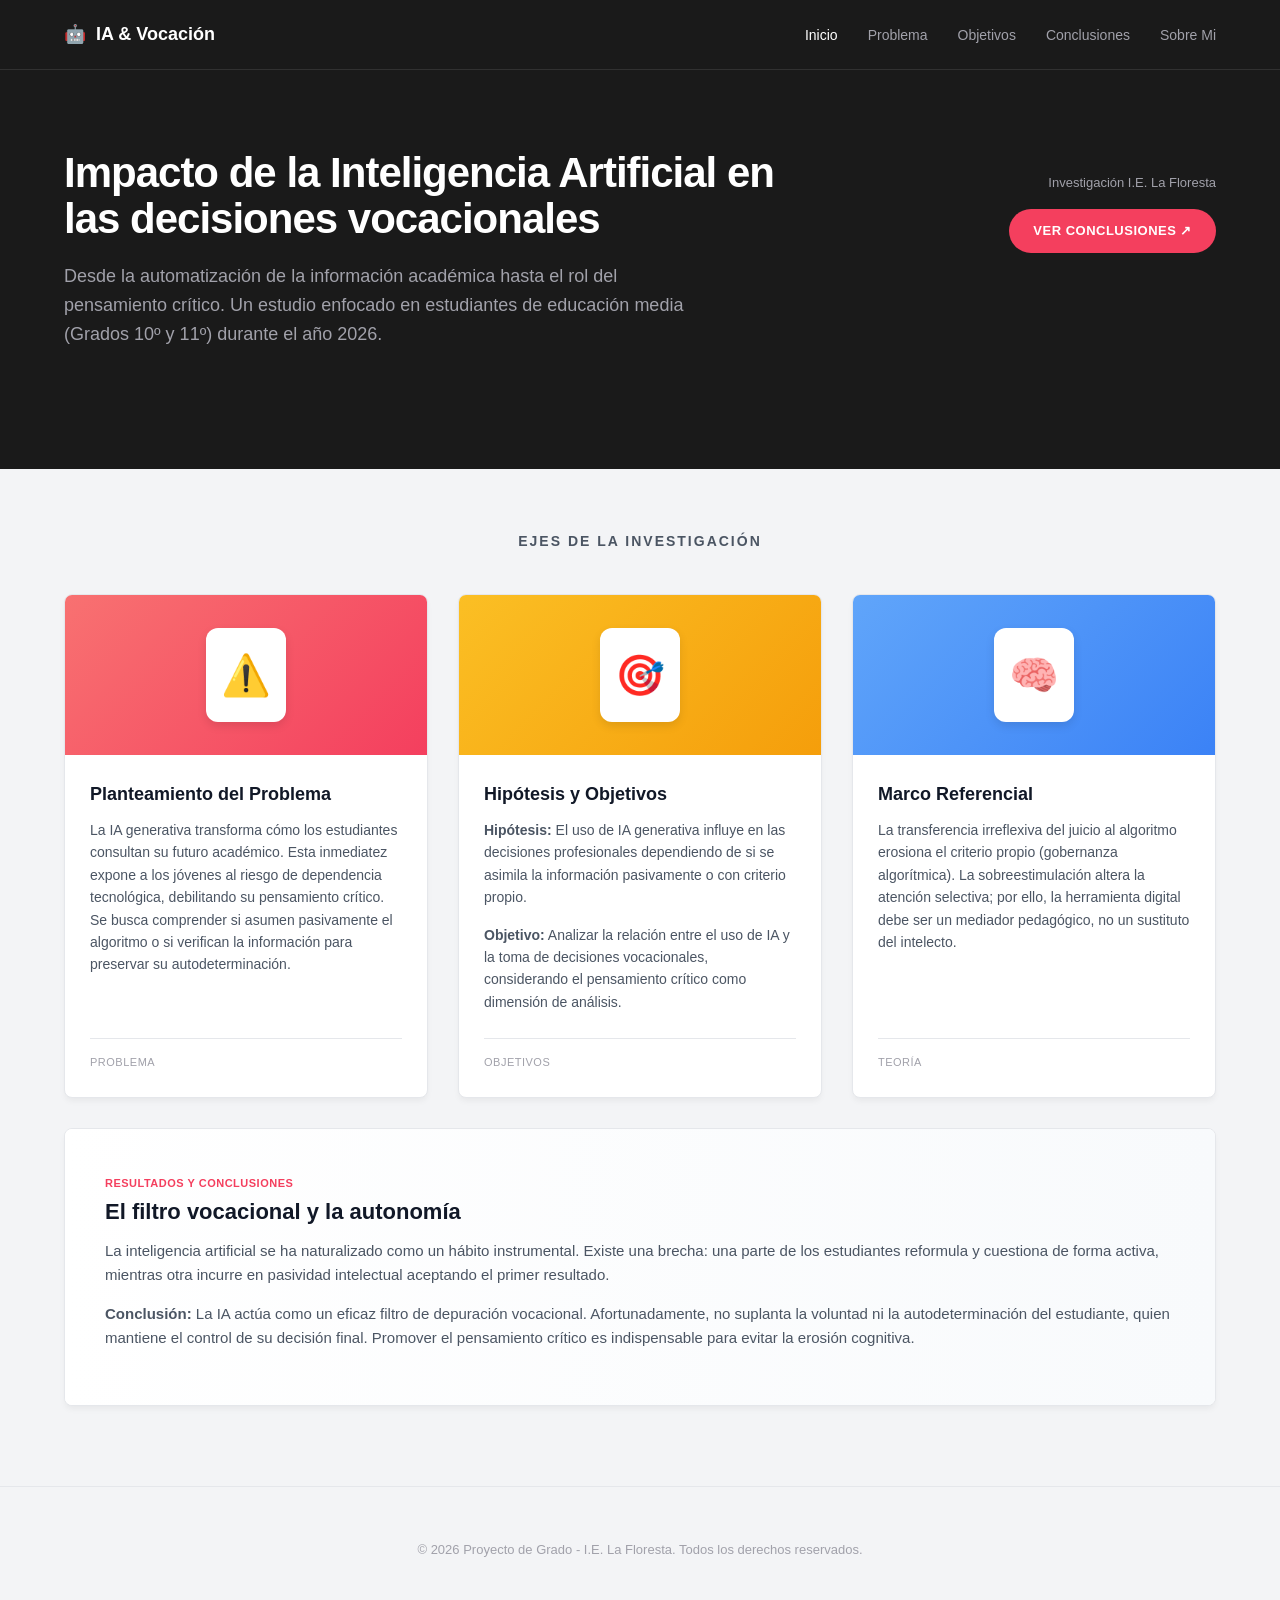
<file: index.html>
<!DOCTYPE html>
<html lang="es">
<head>
    <meta charset="UTF-8">
    <meta name="viewport" content="width=device-width, initial-scale=1.0">
    <title>IA y Proyección Vocacional</title>
    <!-- ENLACE AL ARCHIVO CSS EXTERNO -->
   <link href="css/tesis.css" rel="stylesheet" type="text/css" />
</head>
<body>

    <!-- BARRA DE NAVEGACIÓN SUPERIOR -->
    <nav class="navbar">
        <div class="logo">
            <span class="icon">🤖</span> IA & Vocación
        </div>
        <ul class="nav-links">
            <li><a href="#inicio" class="active">Inicio</a></li>
            <li><a href="#problema">Problema</a></li>
            <li><a href="#objetivos">Objetivos</a></li>
            <li><a href="#conclusiones">Conclusiones</a></li>
            <li><a href="curriculum.html" class="nav-btn">Sobre Mi</a></li>
        </ul>
    </nav>

    <!-- ENCABEZADO PRINCIPAL (HERO SECTION - MODO OSCURO) -->
    <header id="inicio" class="hero-section">
        <div class="hero-content">
            <div class="hero-text">
                <h1>Impacto de la Inteligencia Artificial en las decisiones vocacionales</h1>
                <p>Desde la automatización de la información académica hasta el rol del pensamiento crítico. Un estudio enfocado en estudiantes de educación media (Grados 10º y 11º) durante el año 2026.</p>
            </div>
            <div class="hero-action">
                <p class="action-text">Investigación I.E. La Floresta</p>
                <a href="#conclusiones" class="btn-primary">VER CONCLUSIONES ↗</a>
            </div>
        </div>
    </header>

    <!-- SECCIÓN DE CONTENIDO (TARJETAS BLANCAS) -->
    <main class="main-container">
        
        <div class="section-title">
            <h2>Ejes de la Investigación</h2>
        </div>

        <div class="cards-grid">
            
            <!-- TARJETA 1 -->
            <article id="problema" class="content-card">
                <div class="card-image bg-gradient-1">
                    <span class="card-icon">⚠️</span>
                </div>
                <div class="card-body">
                    <h3>Planteamiento del Problema</h3>
                    <p>La IA generativa transforma cómo los estudiantes consultan su futuro académico. Esta inmediatez expone a los jóvenes al riesgo de dependencia tecnológica, debilitando su pensamiento crítico. Se busca comprender si asumen pasivamente el algoritmo o si verifican la información para preservar su autodeterminación.</p>
                    <span class="card-tag">Problema</span>
                </div>
            </article>

            <!-- TARJETA 2 -->
            <article id="objetivos" class="content-card">
                <div class="card-image bg-gradient-2">
                    <span class="card-icon">🎯</span>
                </div>
                <div class="card-body">
                    <h3>Hipótesis y Objetivos</h3>
                    <p><strong>Hipótesis:</strong> El uso de IA generativa influye en las decisiones profesionales dependiendo de si se asimila la información pasivamente o con criterio propio.</p>
                    <p><strong>Objetivo:</strong> Analizar la relación entre el uso de IA y la toma de decisiones vocacionales, considerando el pensamiento crítico como dimensión de análisis.</p>
                    <span class="card-tag">Objetivos</span>
                </div>
            </article>

            <!-- TARJETA 3 -->
            <article class="content-card">
                <div class="card-image bg-gradient-3">
                    <span class="card-icon">🧠</span>
                </div>
                <div class="card-body">
                    <h3>Marco Referencial</h3>
                    <p>La transferencia irreflexiva del juicio al algoritmo erosiona el criterio propio (gobernanza algorítmica). La sobreestimulación altera la atención selectiva; por ello, la herramienta digital debe ser un mediador pedagógico, no un sustituto del intelecto.</p>
                    <span class="card-tag">Teoría</span>
                </div>
            </article>

            <!-- TARJETA 4 (ANCHO COMPLETO) -->
            <article id="conclusiones" class="content-card full-width">
                <div class="card-body conclusions-body">
                    <div>
                        <span class="card-tag highlight-tag">Resultados y Conclusiones</span>
                        <h3>El filtro vocacional y la autonomía</h3>
                        <p>La inteligencia artificial se ha naturalizado como un hábito instrumental. Existe una brecha: una parte de los estudiantes reformula y cuestiona de forma activa, mientras otra incurre en pasividad intelectual aceptando el primer resultado.</p>
                        <p><strong>Conclusión:</strong> La IA actúa como un eficaz filtro de depuración vocacional. Afortunadamente, no suplanta la voluntad ni la autodeterminación del estudiante, quien mantiene el control de su decisión final. Promover el pensamiento crítico es indispensable para evitar la erosión cognitiva.</p>
                    </div>
                </div>
            </article>

        </div>
    </main>

    <footer>
        <p>© 2026 Proyecto de Grado - I.E. La Floresta. Todos los derechos reservados.</p>
    </footer>

</body>
</html>
</file>
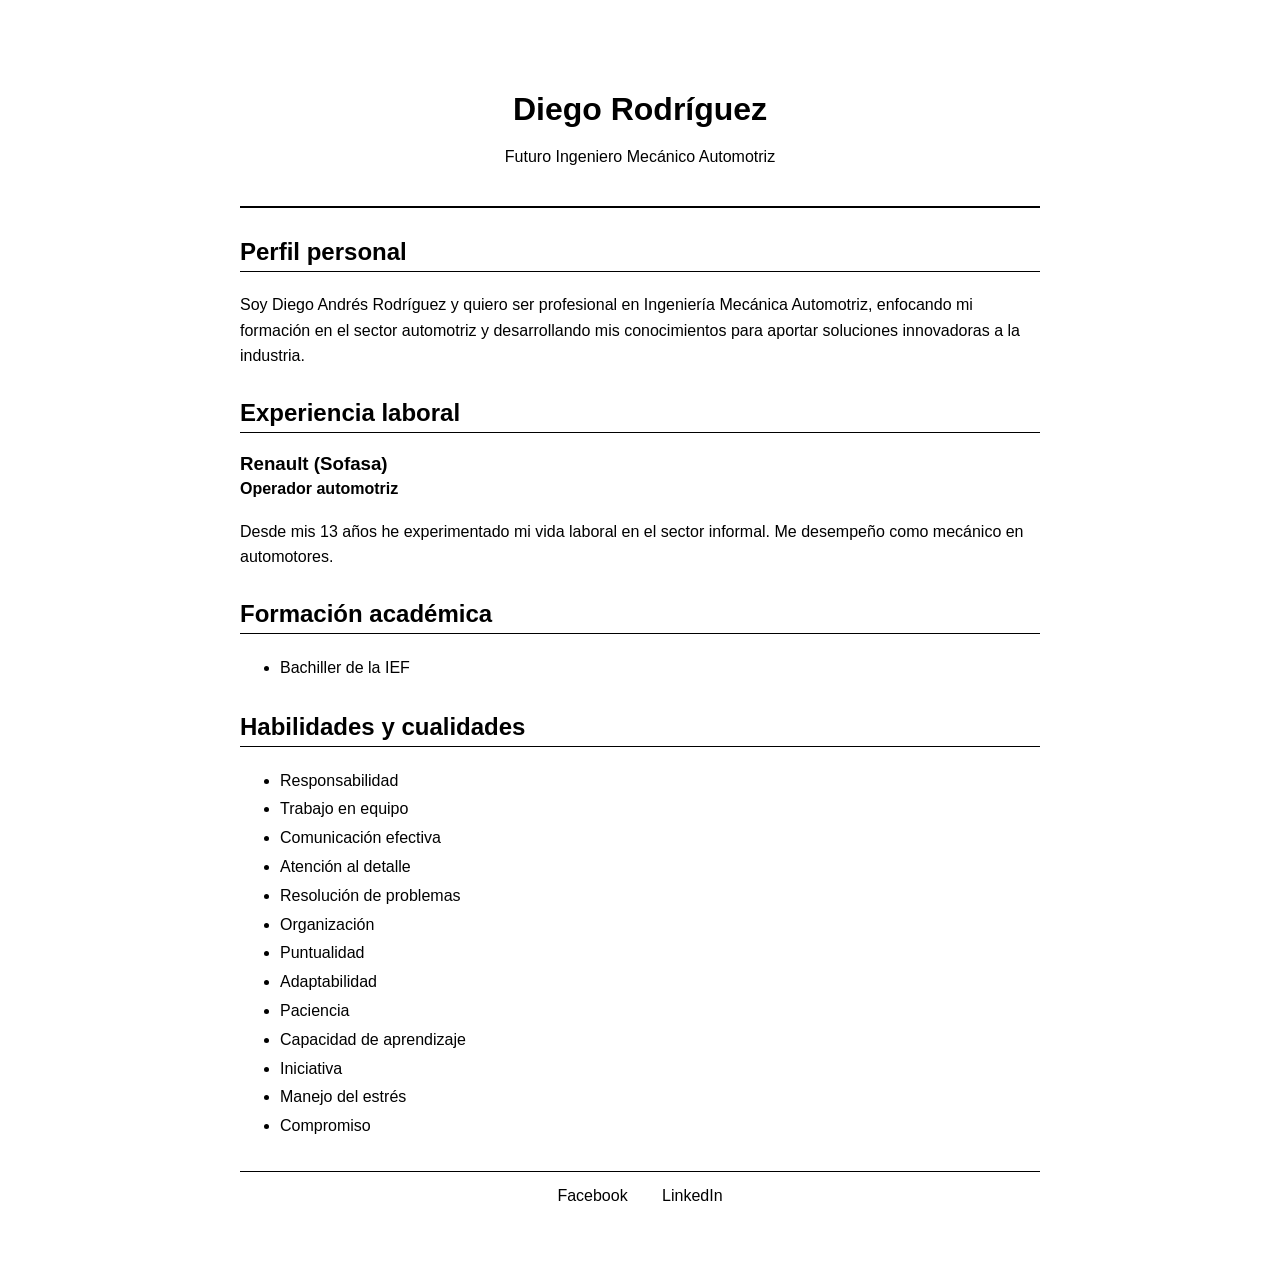
<file: curriculum.html>
<!DOCTYPE html>
<html lang="es">
<head>
    <meta charset="UTF-8">
    <meta name="viewport" content="width=device-width, initial-scale=1.0">
    <title>Mi Curriculum - Diego Rodríguez</title>
    <link href="css/currículum.css" rel="stylesheet">
</head>

<body>

<div class="contenedor">

    <header>
        <h1>Diego Rodríguez</h1>
        <p>Futuro Ingeniero Mecánico Automotriz</p>
    </header>

    <section>
        <h2>Perfil personal</h2>
        <p>
            Soy Diego Andrés Rodríguez y quiero ser profesional en
            Ingeniería Mecánica Automotriz, enfocando mi formación
            en el sector automotriz y desarrollando mis conocimientos
            para aportar soluciones innovadoras a la industria.
        </p>
    </section>

    <section>
        <h2>Experiencia laboral</h2>
        <h3>Renault (Sofasa)</h3>
        <h4>Operador automotriz</h4>
        <p>
            Desde mis 13 años he experimentado mi vida laboral
            en el sector informal. Me desempeño como mecánico
            en automotores.
        </p>
    </section>

    <section>
        <h2>Formación académica</h2>
        <ul>
            <li>Bachiller de la IEF</li>
        </ul>
    </section>

    <section>
        <h2>Habilidades y cualidades</h2>
        <ul>
            <li>Responsabilidad</li>
            <li>Trabajo en equipo</li>
            <li>Comunicación efectiva</li>
            <li>Atención al detalle</li>
            <li>Resolución de problemas</li>
            <li>Organización</li>
            <li>Puntualidad</li>
            <li>Adaptabilidad</li>
            <li>Paciencia</li>
            <li>Capacidad de aprendizaje</li>
            <li>Iniciativa</li>
            <li>Manejo del estrés</li>
            <li>Compromiso</li>
        </ul>
    </section>

    <footer>
        <a href="#">Facebook</a>
        <a href="#">LinkedIn</a>
    </footer>

</div>

</body>
</html>
</file>
<file: css/tesis.css>
/* ==========================================================================
   TEMA: Dark Hero & Clean Cards (Inspirado en la imagen de referencia)
   ========================================================================== */
:root {
    --bg-dark: #1a1a1a;          /* Fondo oscuro del encabezado */
    --bg-light: #f3f4f6;         /* Fondo gris muy claro para el resto */
    --text-white: #ffffff;
    --text-gray-light: #a1a1aa;  /* Texto secundario oscuro */
    --text-dark: #111827;        /* Texto principal claro */
    --text-gray-dark: #4b5563;   /* Texto secundario claro */
    --accent-color: #f43f5e;     /* Color rosa/rojo del botón */
    --card-bg: #ffffff;
    --border-color: #e5e7eb;
}

body {
    margin: 0;
    padding: 0;
    font-family: 'Inter', sans-serif;
    background-color: var(--bg-light);
    color: var(--text-dark);
    line-height: 1.6;
    -webkit-font-smoothing: antialiased;
}

/* ==========================================================================
   NAVEGACIÓN SUPERIOR
   ========================================================================== */
.navbar {
    background-color: var(--bg-dark);
    color: var(--text-white);
    display: flex;
    justify-content: space-between;
    align-items: center;
    padding: 20px 5%;
    border-bottom: 1px solid rgba(255, 255, 255, 0.1);
}

.logo {
    font-size: 18px;
    font-weight: 700;
    display: flex;
    align-items: center;
    gap: 10px;
}

.nav-links {
    list-style: none;
    display: flex;
    gap: 30px;
    margin: 0;
    padding: 0;
}

.nav-links a {
    color: var(--text-gray-light);
    text-decoration: none;
    font-size: 14px;
    font-weight: 500;
    transition: color 0.2s ease;
}

.nav-links a:hover, .nav-links a.active {
    color: var(--text-white);
}

/* ==========================================================================
   HERO SECTION (Fondo Oscuro)
   ========================================================================== */
.hero-section {
    background-color: var(--bg-dark);
    color: var(--text-white);
    padding: 80px 5% 120px 5%;
}

.hero-content {
    max-width: 1200px;
    margin: 0 auto;
    display: flex;
    justify-content: space-between;
    align-items: flex-start;
    gap: 50px;
}

.hero-text {
    flex: 2;
}

.hero-text h1 {
    font-size: 42px;
    line-height: 1.1;
    margin: 0 0 20px 0;
    font-weight: 700;
    letter-spacing: -1px;
}

.hero-text p {
    font-size: 18px;
    color: var(--text-gray-light);
    margin: 0;
    max-width: 650px;
}

.hero-action {
    flex: 1;
    display: flex;
    flex-direction: column;
    align-items: flex-end;
    text-align: right;
    margin-top: 10px;
}

.action-text {
    color: var(--text-gray-light);
    font-size: 13px;
    margin-bottom: 15px;
}

/* Botón estilo pastilla rojo/rosa como en la imagen */
.btn-primary {
    background-color: var(--accent-color);
    color: var(--text-white);
    text-decoration: none;
    padding: 12px 24px;
    border-radius: 50px;
    font-size: 13px;
    font-weight: 700;
    text-transform: uppercase;
    letter-spacing: 0.5px;
    transition: transform 0.2s ease, opacity 0.2s ease;
}

.btn-primary:hover {
    transform: translateY(-2px);
    opacity: 0.9;
}

/* ==========================================================================
   CONTENEDOR PRINCIPAL Y TARJETAS
   ========================================================================== */
.main-container {
    max-width: 1200px;
    margin: 0 auto;
    padding: 0 5% 80px 5%;
}

.section-title {
    text-align: center;
    padding: 50px 0 30px 0;
}

.section-title h2 {
    font-size: 14px;
    color: var(--text-gray-dark);
    text-transform: uppercase;
    letter-spacing: 2px;
}

.cards-grid {
    display: grid;
    grid-template-columns: repeat(3, 1fr);
    gap: 30px;
}

/* Diseño de Tarjeta estilo "Inspiration" de la imagen */
.content-card {
    background-color: var(--card-bg);
    border-radius: 8px;
    overflow: hidden;
    box-shadow: 0 4px 6px -1px rgba(0, 0, 0, 0.05);
    border: 1px solid var(--border-color);
    display: flex;
    flex-direction: column;
    transition: box-shadow 0.3s ease, transform 0.3s ease;
}

.content-card:hover {
    box-shadow: 0 10px 15px -3px rgba(0, 0, 0, 0.1);
    transform: translateY(-3px);
}

/* Bloques de color que simulan las imágenes de la referencia */
.card-image {
    height: 160px;
    display: flex;
    align-items: center;
    justify-content: center;
}
.card-icon {
    font-size: 40px;
    background: #ffffff;
    padding: 15px;
    border-radius: 12px;
    box-shadow: 0 4px 10px rgba(0,0,0,0.1);
}

/* Degradados temáticos IA */
.bg-gradient-1 { background: linear-gradient(135deg, #f87171, #f43f5e); }
.bg-gradient-2 { background: linear-gradient(135deg, #fbbf24, #f59e0b); }
.bg-gradient-3 { background: linear-gradient(135deg, #60a5fa, #3b82f6); }

.card-body {
    padding: 25px;
    flex-grow: 1;
    display: flex;
    flex-direction: column;
}

.card-body h3 {
    font-size: 18px;
    color: var(--text-dark);
    margin: 0 0 10px 0;
    font-weight: 700;
}

.card-body p {
    font-size: 14px;
    color: var(--text-gray-dark);
    margin: 0 0 15px 0;
    flex-grow: 1;
}

.card-tag {
    font-size: 11px;
    color: var(--text-gray-light);
    text-transform: uppercase;
    letter-spacing: 0.5px;
    border-top: 1px solid var(--border-color);
    padding-top: 15px;
    margin-top: 10px;
}

/* Tarjeta ancha para las conclusiones */
.full-width {
    grid-column: span 3;
}

.conclusions-body {
    padding: 40px;
    background: linear-gradient(to right, #ffffff, #f8fafc);
}
.conclusions-body h3 { font-size: 22px; }
.conclusions-body p { font-size: 15px; }
.highlight-tag { color: var(--accent-color); font-weight: bold; border-top: none; padding-top: 0; }

/* ==========================================================================
   FOOTER
   ========================================================================== */
footer {
    text-align: center;
    padding: 40px 20px;
    color: var(--text-gray-light);
    font-size: 13px;
    border-top: 1px solid var(--border-color);
}

/* ==========================================================================
   RESPONSIVO (Móviles)
   ========================================================================== */
@media (max-width: 900px) {
    .hero-content { flex-direction: column; gap: 30px; }
    .hero-text h1 { font-size: 32px; }
    .hero-action { align-items: flex-start; text-align: left; }
    .cards-grid { grid-template-columns: 1fr; }
    .full-width { grid-column: span 1; }
    .nav-links { display: none; } /* Simplificación para móvil */
}
   Bloques Destacados
   ========================================================================== */
.destacado {
    background: rgba(37, 244
</file>
<file: css/currículum.css>
body {
            font-family: Arial, sans-serif;
            background-color: white;
            color: black;
            margin: 30px;
        }

        .contenedor {
            max-width: 800px;
            margin: auto;
            padding: 20px;
        }

        header {
            text-align: center;
            padding: 20px;
            border-bottom: 2px solid black;
        }

        h1 {
            margin-bottom: 5px;
        }

        h2 {
            border-bottom: 1px solid black;
            padding-bottom: 5px;
            margin-top: 30px;
        }

        h3 {
            margin-bottom: 5px;
        }

        h4 {
            margin-top: 5px;
        }

        p {
            line-height: 1.6;
        }

        ul {
            line-height: 1.8;
        }

        footer {
            text-align: center;
            margin-top: 30px;
            padding: 15px;
            border-top: 1px solid black;
        }

        footer a {
            color: black;
            text-decoration: none;
            margin: 0 15px;
        }
</file>
